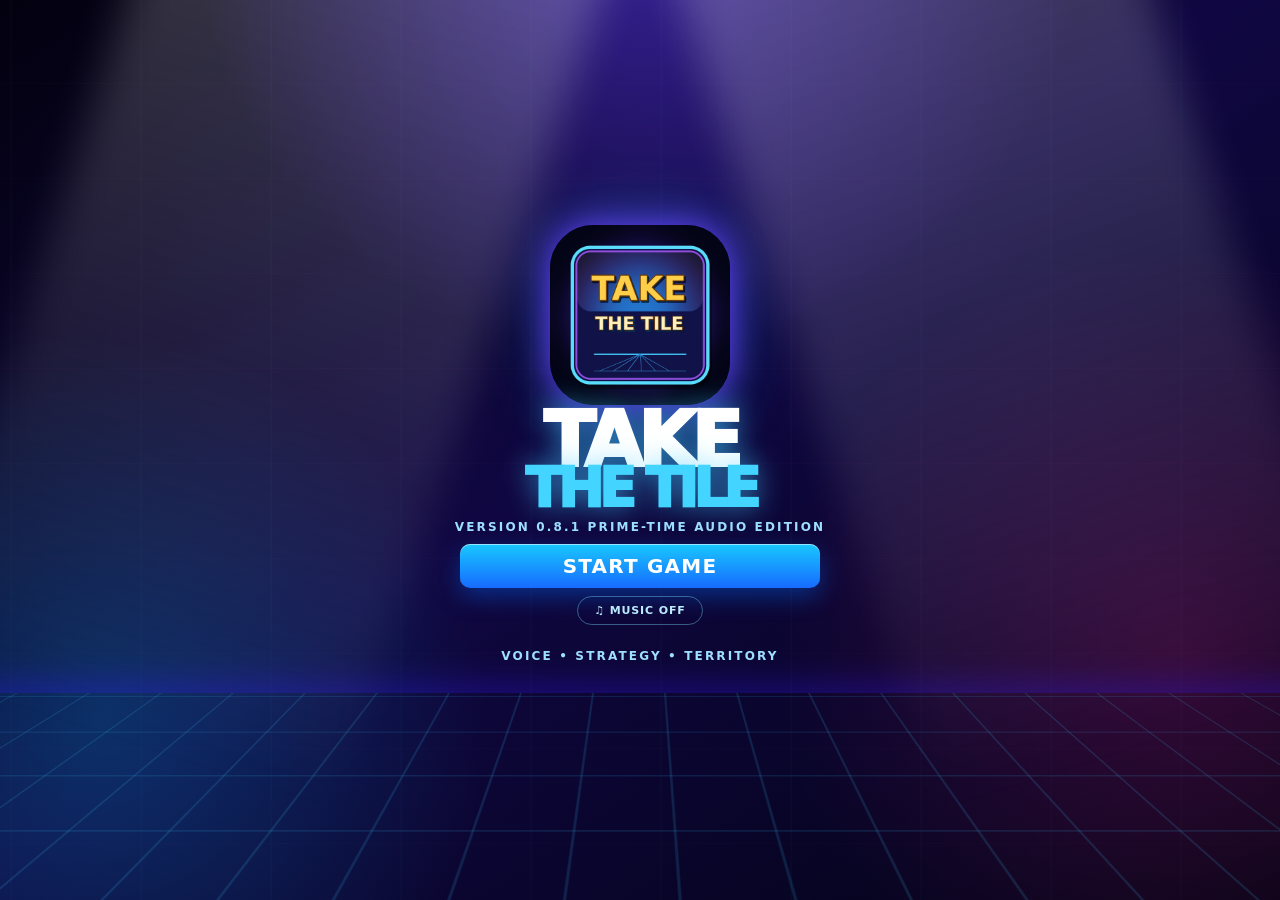
<file: index.html>
<!doctype html>
<html lang="en">
<head>
<meta charset="utf-8"><meta name="viewport" content="width=device-width,initial-scale=1,viewport-fit=cover,user-scalable=no">
<meta name="theme-color" content="#09062b"><meta name="apple-mobile-web-app-capable" content="yes"><meta name="apple-mobile-web-app-status-bar-style" content="black-translucent"><meta name="apple-mobile-web-app-title" content="Take the Tile"><link rel="apple-touch-icon" href="assets/icons/apple-touch-icon.png"><link rel="icon" type="image/png" sizes="32x32" href="assets/icons/favicon-32.png">
<title>Take the Tile</title><link rel="manifest" href="manifest.webmanifest"><link rel="stylesheet" href="styles.css">
</head>
<body><main id="app">
<section id="splash" class="screen active studio-screen centre"><div class="spotlights"></div><img class="splash-logo" src="assets/icons/icon-512.png" alt="Take the Tile logo"><div class="logo">TAKE<span>THE TILE</span></div><div class="version">VERSION 0.8.1 PRIME-TIME AUDIO EDITION</div><button id="enterBtn" class="primary hero-btn">START GAME</button><button id="musicToggle" class="music-toggle">♫ MUSIC OFF</button><p class="tagline">VOICE • STRATEGY • TERRITORY</p></section>
<section id="hostIntro" class="screen studio-screen host-screen"><div class="host-stage"><div class="host-avatar"><img src="assets/host/max-sterling.webp" alt="Max Sterling, host"></div><div class="host-copy"><p class="eyebrow">YOUR HOST</p><h1>MAX STERLING</h1><p id="hostLine">Welcome to Take the Tile — where knowledge wins territory.</p><button id="hostContinue" class="primary">LET'S PLAY</button></div></div></section>
<section id="mode" class="screen studio-screen"><header class="topbar"><button class="back" data-back="splash">‹</button><h1>Choose Players</h1></header><p class="step-copy">Play solo practice or a full Floor game with up to 20 players.</p><div class="mode-grid" id="modeGrid"></div></section>
<section id="players" class="screen studio-screen"><header class="topbar"><button class="back" data-back="mode">‹</button><h1>Players</h1></header><p class="step-copy">Enter a name and choose a colour for every player.</p><div id="playerForm" class="player-form"></div><button id="toCategoriesBtn" class="primary">CHOOSE CATEGORIES</button></section>
<section id="categories" class="screen studio-screen"><header class="topbar"><button class="back" data-back="players">‹</button><h1>Category Draft</h1></header><div class="draft-banner"><span id="draftPlayer">PLAYER 1</span><strong>Choose your category</strong></div><div id="genreTabs" class="genre-tabs"></div><div id="categoryGrid" class="category-grid"></div><div class="category-pager"><button id="categoryPrev" class="secondary">‹ PREVIOUS</button><button id="randomCategoryBtn" class="random-category">★ RANDOM CATEGORY</button><span id="categoryPage">PAGE 1</span><button id="categoryNext" class="secondary">NEXT ›</button></div><p class="catalog-note"><strong><span id="catalogCount">Expanded catalogue</span> playable categories installed.</strong> READY categories contain complete image, word, question or calculation packs.</p></section>
<section id="randomizer" class="screen studio-screen centre"><p class="eyebrow">MAX STERLING ACTIVATES</p><h1 class="randomizer-title">THE RANDOMIZER</h1><div class="random-orbit"><div id="randomName" class="random-name">PLAYER 1</div></div><p id="randomCopy">Selecting the next challenger…</p></section>
<section id="board" class="screen studio-screen"><header class="board-header"><div><span>CHALLENGER</span><strong id="challengerName">PLAYER 1</strong></div><button id="boardQuit" class="icon-btn">×</button></header><p id="boardInstruction" class="board-instruction">Touch an opponent territory that shares an edge with yours.</p><div id="floorBoard" class="floor-board"></div><div id="boardLegend" class="board-legend"></div></section>
<section id="hostDecision" class="screen studio-screen host-screen"><div class="host-stage"><div class="host-avatar"><img src="assets/host/max-sterling.webp" alt="Max Sterling, host"></div><div class="host-copy"><p class="eyebrow">MAX STERLING</p><h1 id="decisionWinner">WINNER</h1><p>You control the floor. Challenge another neighbouring opponent, or return to the floor and activate the Randomizer.</p><div class="decision-buttons"><button id="stayBtn" class="primary">STAY & PLAY</button><button id="returnBtn" class="secondary">RETURN TO FLOOR</button></div></div></div></section>
<section id="briefing" class="screen studio-screen centre round-briefing">
  <div class="briefing-lights"></div>
  <p class="eyebrow">MAX STERLING PRESENTS</p>
  <div class="briefing-matchup"><span id="briefChallenger">CHALLENGER</span><b>VS</b><span id="briefDefender">DEFENDER</span></div>
  <p class="briefing-kicker">THE CATEGORY IS</p>
  <h1 id="briefCategory">CATEGORY</h1>
  <div class="briefing-rule-card">
    <span class="briefing-icon" id="briefIcon">?</span>
    <div><small>YOUR TASK</small><strong id="briefInstruction">IDENTIFY EACH PROMPT</strong><p id="briefDetail">Say the answer aloud. Correct answers hand control to your opponent.</p></div>
  </div>
  <p class="briefing-clock-note">45 SECONDS EACH • PASS COSTS 3 SECONDS • UNLIMITED GUESSES</p>
  <button id="briefContinue" class="primary briefing-start">ENTER THE DUEL</button>
</section>
<section id="duel" class="screen studio-screen"><header class="duel-header"><div class="category-label"><span>CATEGORY</span><strong id="duelCategory"></strong></div><button id="quitDuel" class="icon-btn">×</button></header><div class="clocks"><div id="player0" class="player-panel active-player"><span id="name0"></span><strong id="clock0">45</strong></div><div id="player1" class="player-panel"><span id="name1"></span><strong id="clock1">45</strong></div></div><section class="prompt-stage"><div id="turnBanner" class="turn-banner"></div><div id="promptCard" class="prompt-card face-down"><div id="promptVisual"><div class="card-back-mark">?</div></div></div><div id="passOverlay" class="pass-overlay hidden"><strong>PASS</strong><span>−3 SECONDS</span></div></section><section class="voice-card"><div class="voice-row"><div id="micDot" class="mic-dot"></div><strong id="voiceStatus">Tap BEGIN to activate voice</strong></div><div class="heard-label">VOICE PROMPT YOU SAID</div><div id="heardText" class="heard-text">Your answer will appear here</div></section><div class="controls"><button id="beginBtn" class="primary">BEGIN</button><button id="passBtn" class="pass-btn" disabled>PASS</button><button id="manualCorrectBtn" class="secondary" disabled>CORRECT</button></div></section>
<section id="result" class="screen studio-screen centre"><p class="eyebrow">DUEL COMPLETE</p><div class="winner-burst">WINNER</div><h1 id="winnerName"></h1><p id="resultCopy"></p><button id="continueBoardBtn" class="primary">CONTINUE</button></section>
<section id="champion" class="screen studio-screen centre"><p class="eyebrow">THE FLOOR IS YOURS</p><div class="trophy">★</div><h1 id="championName"></h1><p>has taken every tile.</p><button id="newGameBtn" class="primary">NEW GAME</button></section>
</main><script src="game.js"></script></body></html>
</file>
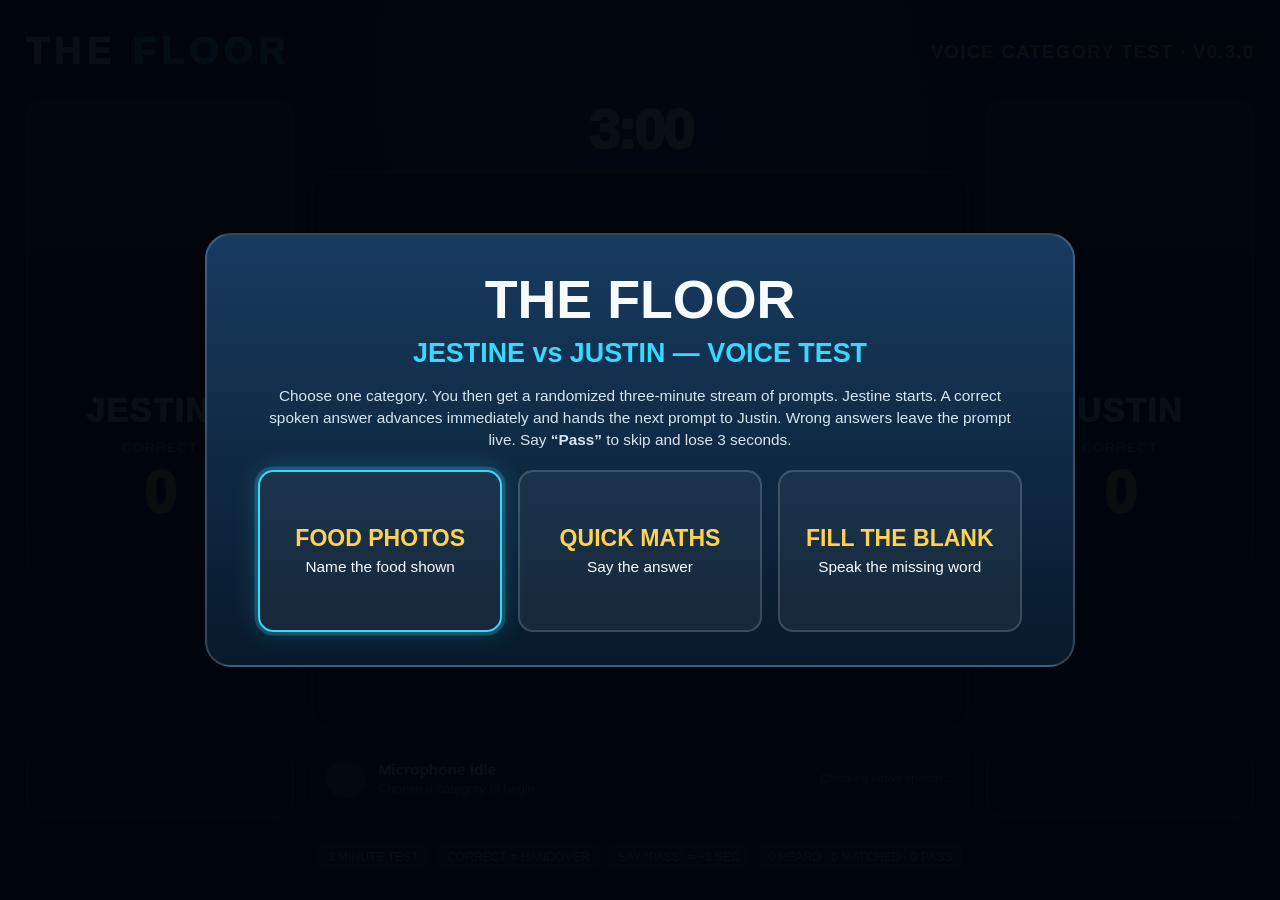
<file: voice-test.html>
<!doctype html>
<html lang="en">
<head>
<meta charset="utf-8">
<meta name="viewport" content="width=device-width,initial-scale=1,maximum-scale=1,user-scalable=no">
<title>The Floor TV — Voice Category Test</title>
<style>
:root{--cyan:#39d9ff;--gold:#ffd34f;--red:#ff4b6d;--green:#52eca0;--white:#f7fbff;--muted:#92a9be}
*{box-sizing:border-box}html,body{margin:0;width:100%;height:100%;overflow:hidden;background:radial-gradient(circle at 50% 8%,#1b4776 0,#081726 42%,#020711 78%);color:var(--white);font-family:Arial,Helvetica,sans-serif}
body:before{content:"";position:fixed;inset:-25%;background:conic-gradient(from 25deg,transparent,rgba(57,217,255,.05),transparent 18%,rgba(255,211,79,.04),transparent 42%);animation:spin 28s linear infinite;pointer-events:none}
#app{width:100vw;height:100vh;padding:1.8vh 2vw;display:flex;flex-direction:column;gap:1.2vh}
header{height:8vh;display:flex;align-items:center;justify-content:space-between;border-bottom:1px solid rgba(255,255,255,.15)}
.brand{font-size:2.9vw;font-weight:1000;letter-spacing:.15em}.brand span{color:var(--cyan)}
.category{font-size:1.45vw;font-weight:900;color:var(--gold);letter-spacing:.07em;text-transform:uppercase}
.arena{flex:1;min-height:0;display:grid;grid-template-columns:1fr 2.45fr 1fr;gap:1.3vw}
.player{position:relative;display:flex;flex-direction:column;align-items:center;justify-content:center;border-radius:1.5vw;border:2px solid rgba(255,255,255,.15);background:linear-gradient(180deg,rgba(18,50,82,.96),rgba(5,16,30,.98));transition:.18s;overflow:hidden}
.player.active{border-color:var(--cyan);box-shadow:0 0 0 .25vw rgba(57,217,255,.16),0 0 3vw rgba(57,217,255,.22),inset 0 0 5vw rgba(57,217,255,.1);transform:scale(1.012)}
.player.active:before{content:"YOUR TURN";position:absolute;top:1.3vh;padding:.5vh .85vw;border-radius:999px;background:var(--cyan);color:#06131e;font-size:.95vw;font-weight:1000;letter-spacing:.12em}
.name{font-size:2.55vw;font-weight:1000;text-transform:uppercase;letter-spacing:.05em}.rightCount{font-size:1.05vw;color:var(--muted);margin-top:1.1vh;text-transform:uppercase;letter-spacing:.1em}.score{font-size:4.6vw;font-weight:1000;color:var(--gold);margin-top:.4vh}
.center{min-width:0;display:flex;flex-direction:column;gap:1vh}.timerRow{height:7vh;display:flex;align-items:center;justify-content:center}.masterTimer{font-size:4.4vw;font-weight:1000;line-height:1;font-variant-numeric:tabular-nums;letter-spacing:-.04em}.masterTimer.danger{color:var(--red);animation:pulse .48s alternate infinite}
.stage{flex:1;min-height:0;position:relative;display:flex;align-items:center;justify-content:center;border-radius:1.5vw;border:2px solid rgba(255,255,255,.2);overflow:hidden;background:#02070d}.stage img{width:100%;height:100%;object-fit:contain;background:#fff}.prompt{width:100%;height:100%;display:flex;align-items:center;justify-content:center;text-align:center;padding:4vw;background:radial-gradient(circle,#173b61,#07131f 74%);font-size:6vw;line-height:1.08;font-weight:1000;letter-spacing:-.03em}.prompt.fill{font-size:4.2vw;line-height:1.25}.blank{color:var(--gold);letter-spacing:.08em}.cover{position:absolute;inset:0;display:flex;align-items:center;justify-content:center;text-align:center;padding:3vw;background:radial-gradient(circle,#19456f,#071421 72%);font-size:3.8vw;font-weight:1000;letter-spacing:.05em;z-index:4}
.flash{position:absolute;inset:0;z-index:8;display:flex;align-items:center;justify-content:center;opacity:0;pointer-events:none;font-size:5vw;font-weight:1000;letter-spacing:.07em}.flash.show{animation:flash .42s ease}.correct{background:rgba(25,214,122,.91)}.pass{background:rgba(255,170,25,.91)}.handoff{background:rgba(29,111,218,.90)}
.countdown{position:absolute;inset:0;z-index:10;display:none;align-items:center;justify-content:center;background:rgba(2,8,15,.92);font-size:14vw;font-weight:1000;color:var(--gold)}
.voicebar{height:9vh;display:grid;grid-template-columns:auto 1fr auto;align-items:center;gap:1vw;padding:1vh 1.1vw;border-radius:1vw;border:1px solid rgba(255,255,255,.15);background:rgba(4,17,31,.97)}.mic{width:3.1vw;height:3.1vw;border-radius:50%;background:#405264}.mic.live{background:var(--green);box-shadow:0 0 1.5vw rgba(82,236,160,.75);animation:pulse .5s alternate infinite}.mic.error{background:var(--red)}.listen{font-size:1.2vw;font-weight:900}.heard{font-size:1vw;color:var(--muted);margin-top:.3vh;white-space:nowrap;overflow:hidden;text-overflow:ellipsis}.native{font-size:.9vw;color:var(--muted);text-align:right;line-height:1.35}
footer{height:6vh;display:flex;align-items:center;justify-content:center;gap:.75vw;color:#cedce8;font-size:.95vw}.pill{padding:.5vh .65vw;border:1px solid rgba(255,255,255,.14);border-radius:.55vw;background:rgba(255,255,255,.05)}
#overlay{position:fixed;inset:0;z-index:30;display:flex;align-items:center;justify-content:center;background:rgba(0,5,12,.96)}#overlay[hidden]{display:none!important}.card{width:68vw;padding:3.7vh 4vw;text-align:center;border:2px solid rgba(255,255,255,.18);border-radius:2vw;background:linear-gradient(180deg,#173b60,#08192a)}.card h1{font-size:4.2vw;margin:0}.card h2{font-size:2.1vw;color:var(--cyan);margin:.8vh 0 1.8vh}.card p{font-size:1.2vw;line-height:1.45;color:#d8e5ef;margin:1vh auto 2vh}.choices{display:grid;grid-template-columns:repeat(3,1fr);gap:1.2vw;margin-top:2vh}.choice{min-height:18vh;border:2px solid rgba(255,255,255,.16);border-radius:1.2vw;padding:2vh 1vw;background:rgba(255,255,255,.055);color:var(--white);font-size:1.2vw;display:flex;flex-direction:column;align-items:center;justify-content:center;gap:.6vh}.choice strong{font-size:1.8vw;color:var(--gold)}.choice:focus{outline:none;border-color:var(--cyan);box-shadow:0 0 0 .28vw rgba(57,217,255,.22),0 0 2vw rgba(57,217,255,.22)}.winner{font-size:4.4vw;color:var(--gold);font-weight:1000;margin:1vh 0}.results{display:flex;justify-content:center;gap:2vw;margin:2vh 0;font-size:1.45vw;font-weight:900}.results span{padding:1.2vh 1.2vw;border-radius:.8vw;background:rgba(255,255,255,.07)}
button{font:inherit;cursor:pointer}
@keyframes pulse{from{transform:scale(.95)}to{transform:scale(1.05)}}@keyframes flash{0%{opacity:0}18%{opacity:1}75%{opacity:1}100%{opacity:0}}@keyframes spin{to{transform:rotate(360deg)}}
</style>
</head>
<body>
<div id="app">
<header><div class="brand">THE <span>FLOOR</span></div><div id="categoryLabel" class="category">Voice Category Test · v0.3.0</div></header>
<div class="arena">
<section id="p0" class="player"><div class="name">Jestine</div><div class="rightCount">Correct</div><div id="s0" class="score">0</div></section>
<main class="center">
<div class="timerRow"><div id="timer" class="masterTimer">3:00</div></div>
<div class="stage"><div id="cover" class="cover">CHOOSE A CATEGORY</div><img id="clueImage" alt="Food clue" hidden><div id="textPrompt" class="prompt" hidden></div><div id="countdown" class="countdown">3</div><div id="correctFlash" class="flash correct">CORRECT</div><div id="passFlash" class="flash pass">PASS −3</div><div id="handoffFlash" class="flash handoff">JUSTIN'S TURN</div></div>
<div class="voicebar"><div id="mic" class="mic"></div><div><div id="voice" class="listen">Microphone idle</div><div id="heard" class="heard">Choose a category to begin.</div></div><div id="native" class="native">Checking native speech…</div></div>
</main>
<section id="p1" class="player"><div class="name">Justin</div><div class="rightCount">Correct</div><div id="s1" class="score">0</div></section>
</div>
<footer><span class="pill">3 MINUTE TEST</span><span class="pill">CORRECT = HANDOVER</span><span class="pill">SAY “PASS” = −3 SEC</span><span id="diag" class="pill">0 HEARD · 0 MATCHED · 0 PASS</span></footer>
</div>
<div id="overlay"><div class="card"><h1>THE FLOOR</h1><h2>JESTINE vs JUSTIN — VOICE TEST</h2><p>Choose one category. You then get a randomized three-minute stream of prompts. Jestine starts. A correct spoken answer advances immediately and hands the next prompt to Justin. Wrong answers leave the prompt live. Say <b>“Pass”</b> to skip and lose 3 seconds.</p><div class="choices"><button class="choice" data-mode="food" autofocus><strong>FOOD PHOTOS</strong><span>Name the food shown</span></button><button class="choice" data-mode="math"><strong>QUICK MATHS</strong><span>Say the answer</span></button><button class="choice" data-mode="fill"><strong>FILL THE BLANK</strong><span>Speak the missing word</span></button></div></div></div>
<script>
(()=>{
'use strict';
const FOOD=[
['assets/food/pizza.jpg',['pizza']],['assets/food/chicken-wings.jpg',['chicken wings','wings']],['assets/food/grapes.jpg',['grapes','grape']],['assets/food/cheese.jpg',['cheese']],['assets/food/sushi.jpg',['sushi']],['assets/food/steak.jpg',['steak']],['assets/food/burger.jpg',['burger','hamburger','cheeseburger']],['assets/food/croissant.jpg',['croissant']],['assets/food/mushroom.jpg',['mushroom','mushrooms']],['assets/food/sandwich.jpg',['sandwich']],['assets/food/eggs.jpg',['eggs','egg']],['assets/food/french-fries.jpg',['french fries','fries','chips']],['assets/food/avocado.jpg',['avocado']],['assets/food/banana.jpg',['banana']],['assets/food/pineapple.jpg',['pineapple']],['assets/food/coconut.jpg',['coconut']],['assets/food/tomato.jpg',['tomato','tomatoes']],['assets/food/onion.jpg',['onion','onions']],['assets/food/potato.jpg',['potato','potatoes']],['assets/food/baguette.jpg',['baguette','french bread']],['assets/food/orange.jpg',['orange','oranges']],['assets/food/kiwi.jpg',['kiwi','kiwi fruit']],['assets/food/pear.jpg',['pear']],['assets/food/bell-pepper.jpg',['bell pepper','capsicum','pepper']],['assets/food/black-olives.jpg',['black olives','olives']],['assets/food/bread.jpg',['bread']],['assets/food/coffee-beans.jpg',['coffee beans','coffee']],['assets/food/croissants.jpg',['croissants','croissant']],['assets/food/mussels.jpg',['mussels','mussel']],['assets/food/lime.jpg',['lime','limes']]
];
const MATH=[
['2 + 3',['5','five']],['4 + 5',['9','nine']],['7 + 2',['9','nine']],['6 + 6',['12','twelve']],['8 + 4',['12','twelve']],['10 + 5',['15','fifteen']],['9 + 8',['17','seventeen']],['12 + 6',['18','eighteen']],['15 + 5',['20','twenty']],['11 + 9',['20','twenty']],
['9 − 3',['6','six']],['14 − 5',['9','nine']],['18 − 7',['11','eleven']],['20 − 8',['12','twelve']],['16 − 9',['7','seven']],['25 − 10',['15','fifteen']],['30 − 12',['18','eighteen']],['22 − 4',['18','eighteen']],['19 − 6',['13','thirteen']],['17 − 8',['9','nine']],
['2 × 3',['6','six']],['4 × 2',['8','eight']],['5 × 3',['15','fifteen']],['6 × 4',['24','twenty four','twenty-four']],['7 × 2',['14','fourteen']],['8 × 3',['24','twenty four','twenty-four']],['9 × 2',['18','eighteen']],['10 × 4',['40','forty']],['5 × 5',['25','twenty five','twenty-five']],['3 × 7',['21','twenty one','twenty-one']],
['12 ÷ 3',['4','four']],['20 ÷ 5',['4','four']],['18 ÷ 6',['3','three']],['16 ÷ 4',['4','four']],['21 ÷ 7',['3','three']],['24 ÷ 6',['4','four']]
];
const FILL=[
['The sky is ____.',['blue']],['Grass is usually ____.',['green']],['The opposite of hot is ____.',['cold']],['The opposite of up is ____.',['down']],['The opposite of left is ____.',['right']],['A dog says ____.',['woof','bark']],['A cat says ____.',['meow']],['We sleep in a ____.',['bed']],['You wear shoes on your ____.',['feet','foot']],['You wear a hat on your ____.',['head']],
['A week has seven ____.',['days','day']],['A year has twelve ____.',['months','month']],['Water freezes into ____.',['ice']],['The sun rises in the ____.',['east']],['The sun sets in the ____.',['west']],['An apple is a type of ____.',['fruit']],['A carrot is a type of ____.',['vegetable']],['A baby dog is a ____.',['puppy']],['A baby cat is a ____.',['kitten']],['A group of fish is a ____.',['school']],
['Ready, set, ____.',['go']],['Salt and ____.',['pepper']],['Black and ____.',['white']],['Rock, paper, ____.',['scissors']],['Up and ____.',['down']],['Day and ____.',['night']],['Knife and ____.',['fork']],['Bacon and ____.',['eggs','egg']],['Fish and ____.',['chips']],['Bread and ____.',['butter']],
['Twinkle, twinkle, little ____.',['star']],['Happy birthday to ____.',['you']],['Once upon a ____.',['time']],['Mirror, mirror on the ____.',['wall']],['The wheels on the bus go round and ____.',['round']],['Old MacDonald had a ____.',['farm']],['Humpty Dumpty sat on a ____.',['wall']],['Row, row, row your ____.',['boat']],['Jack and Jill went up the ____.',['hill']],['London Bridge is falling ____.',['down']]
];
const $=s=>document.querySelector(s);let mode='',queue=[],index=0,active=0,scores=[0,0],remaining=180,running=false,last=0,raf=0,locked=false,restartTimer=0,recognizer=null,audio=null,heardCount=0,matchedCount=0,passCount=0,started=false;
const norm=s=>String(s||'').toLowerCase().replace(/[^a-z0-9 ]/g,' ').replace(/\s+/g,' ').trim();
const nativeBridge=()=>window.AndroidVoice&&typeof window.AndroidVoice.startListening==='function';
function shuffle(a){a=a.slice();for(let i=a.length-1;i>0;i--){const j=Math.floor(Math.random()*(i+1));[a[i],a[j]]=[a[j],a[i]]}return a}
function tone(freq,dur=.08,type='sine',gain=.11){try{audio=audio||new (window.AudioContext||window.webkitAudioContext)();const o=audio.createOscillator(),g=audio.createGain();o.type=type;o.frequency.value=freq;g.gain.value=gain;o.connect(g);g.connect(audio.destination);o.start();g.gain.exponentialRampToValueAtTime(.001,audio.currentTime+dur);o.stop(audio.currentTime+dur)}catch(e){}}
function sfx(k){if(k==='correct'){tone(780,.08,'square');setTimeout(()=>tone(1050,.11,'square'),80)}else if(k==='pass')tone(220,.17,'sawtooth');else if(k==='tick')tone(440,.07,'square',.08);else if(k==='go')tone(900,.16,'square',.13);else if(k==='win')[523,659,784,1047].forEach((f,i)=>setTimeout(()=>tone(f,.18,'square',.09),i*120))}
function setVoice(msg,state=''){ $('#voice').textContent=msg;$('#mic').className='mic '+state }
function diag(){$('#diag').textContent=`${heardCount} HEARD · ${matchedCount} MATCHED · ${passCount} PASS`;$('#s0').textContent=scores[0];$('#s1').textContent=scores[1]}
function timerText(){const n=Math.max(0,Math.ceil(remaining));return `${Math.floor(n/60)}:${String(n%60).padStart(2,'0')}`}
function render(){for(let i=0;i<2;i++)$('#p'+i).classList.toggle('active',running&&i===active);$('#timer').textContent=timerText();$('#timer').classList.toggle('danger',remaining<=30);diag();if(!running)return;const q=queue[index%queue.length];if(mode==='food'){$('#clueImage').hidden=false;$('#textPrompt').hidden=true;$('#clueImage').src=q[0]}else{$('#clueImage').hidden=true;$('#textPrompt').hidden=false;$('#textPrompt').classList.toggle('fill',mode==='fill');$('#textPrompt').innerHTML=mode==='fill'?q[0].replace('____','<span class="blank">____</span>'):q[0]}}
function flash(id,text){const e=$(id);if(text)e.textContent=text;e.classList.remove('show');void e.offsetWidth;e.classList.add('show')}
function scheduleVoice(ms=330){clearTimeout(restartTimer);if(running&&!locked)restartTimer=setTimeout(requestVoice,ms)}
function requestVoice(){if(!running||locked)return;if(nativeBridge()){setVoice(`Listening — ${active===0?'Jestine':'Justin'}…`,'live');$('#native').innerHTML='Native Android speech<br>Remote mic active';try{window.AndroidVoice.startListening()}catch(e){setVoice('Mic reconnecting…','error');scheduleVoice(650)}}else startBrowserVoice()}
function stopVoice(){clearTimeout(restartTimer);if(nativeBridge()){try{window.AndroidVoice.stopListening()}catch(e){}}else if(recognizer){try{recognizer.abort()}catch(e){}}$('#mic').className='mic'}
function startBrowserVoice(){const SR=window.SpeechRecognition||window.webkitSpeechRecognition;if(!SR){setVoice('Speech unavailable','error');return}if(!recognizer){recognizer=new SR();recognizer.lang='en-AU';recognizer.interimResults=true;recognizer.continuous=false;recognizer.maxAlternatives=5;recognizer.onresult=e=>{let a=[];for(let i=e.resultIndex;i<e.results.length;i++)for(let j=0;j<e.results[i].length;j++)a.push(e.results[i][j].transcript);receiveSpeech(a,!e.results[e.results.length-1].isFinal)};recognizer.onend=()=>scheduleVoice(330);recognizer.onerror=()=>scheduleVoice(550)}try{recognizer.start();setVoice('Listening…','live')}catch(e){scheduleVoice(500)}}
function matches(alts,answers){const A=answers.map(norm);return alts.map(norm).some(t=>A.some(a=>t===a||(a.length>=3&&t.includes(a))))}
function receiveSpeech(alts,isPartial=false){if(!running||locked||!alts||!alts.length)return;const clean=alts.map(norm).filter(Boolean);if(!clean.length)return;$('#heard').textContent='HEARD: '+alts[0];if(!isPartial){heardCount++;diag()}if(clean.some(t=>t==='pass'||t.endsWith(' pass'))){doPass();return}if(matches(clean,queue[index%queue.length][1])){correct();return}if(!isPartial){setVoice('Not matched — keep talking','live');scheduleVoice(340)}}
window.floorNativeSpeech={onReady(){ $('#native').innerHTML='Native Android speech ready<br>Waiting to start' },onPermission(granted){$('#native').innerHTML=granted?'Mic permission granted<br>Native speech ready':'Mic permission required';if(granted)scheduleVoice(280);else setVoice('Allow microphone permission','error')},onPartial(r){receiveSpeech(r,true)},onResults(r){receiveSpeech(r,false)},onError(code,message){if(!running)return;$('#heard').textContent='MIC: '+message;if(code===9||code===99){setVoice(message,'error');return}if(code===8){setVoice('Mic busy — reconnecting…','live');scheduleVoice(750);return}if(code===6||code===7){setVoice('Listening…','live');scheduleVoice(340);return}setVoice('Reconnecting microphone…','live');scheduleVoice(520)}};
function correct(){if(locked||!running)return;locked=true;stopVoice();scores[active]++;matchedCount++;sfx('correct');flash('#correctFlash');const next=1-active;setTimeout(()=>{index++;if(index>=queue.length)queue=shuffle(mode==='food'?FOOD:mode==='math'?MATH:FILL),index=0;active=next;flash('#handoffFlash',`${active===0?'JESTINE':'JUSTIN'}'S TURN`);locked=false;render();scheduleVoice(290)},430)}
function doPass(){if(locked||!running)return;locked=true;stopVoice();passCount++;remaining=Math.max(0,remaining-3);sfx('pass');flash('#passFlash');if(remaining<=0){finish();return}index++;if(index>=queue.length)queue=shuffle(mode==='food'?FOOD:mode==='math'?MATH:FILL),index=0;render();setVoice('Pass — 3 seconds deducted');setTimeout(()=>{locked=false;scheduleVoice(300)},400)}
function tick(t){if(!running)return;if(!last)last=t;const dt=Math.min(.1,(t-last)/1000);last=t;remaining-=dt;if(remaining<=0){remaining=0;render();finish();return}render();raf=requestAnimationFrame(tick)}
async function preloadFood(){await Promise.all(FOOD.map(([src])=>new Promise(r=>{const im=new Image();im.onload=im.onerror=r;im.src=src})))}
async function countdown(){const cd=$('#countdown');cd.style.display='flex';for(const n of ['3','2','1']){cd.textContent=n;sfx('tick');await new Promise(r=>setTimeout(r,700))}cd.textContent='GO!';sfx('go');await new Promise(r=>setTimeout(r,430));cd.style.display='none'}
async function start(selected){if(started)return;started=true;mode=selected;audio=audio||new (window.AudioContext||window.webkitAudioContext)();if(mode==='food')await preloadFood();queue=shuffle(mode==='food'?FOOD:mode==='math'?MATH:FILL);index=0;active=0;scores=[0,0];remaining=180;heardCount=matchedCount=passCount=0;last=0;locked=true;$('#overlay').hidden=true;$('#cover').hidden=false;$('#cover').innerHTML=`CATEGORY<br><span style="color:#ffd34f">${mode==='food'?'FOOD PHOTOS':mode==='math'?'QUICK MATHS':'FILL THE BLANK'}</span>`;$('#categoryLabel').textContent=`Jestine vs Justin · ${mode==='food'?'Food Photos':mode==='math'?'Quick Maths':'Fill the Blank'} · v0.3.0`;$('#heard').textContent='Get ready…';render();await new Promise(r=>setTimeout(r,900));await countdown();$('#cover').hidden=true;running=true;locked=false;last=0;render();$('#heard').textContent=mode==='food'?'Name the food shown.':mode==='math'?'Say the answer to the equation.':'Say the missing word.';if(nativeBridge()){try{window.AndroidVoice.prepare()}catch(e){}scheduleVoice(280)}else requestVoice();raf=requestAnimationFrame(tick)}
function finish(){if(!running&&remaining>0)return;running=false;locked=true;cancelAnimationFrame(raf);stopVoice();sfx('win');render();const result=scores[0]===scores[1]?'TIE TEST':scores[0]>scores[1]?'JESTINE AHEAD':'JUSTIN AHEAD';$('#overlay').hidden=false;$('#overlay').innerHTML=`<div class="card"><h2>3-MINUTE TEST COMPLETE</h2><div class="winner">${result}</div><div class="results"><span>JESTINE ${scores[0]}</span><span>JUSTIN ${scores[1]}</span></div><p>${heardCount} final speech results heard · ${matchedCount} correct matches · ${passCount} passes</p><div class="choices"><button class="choice" data-restart="food"><strong>FOOD PHOTOS</strong><span>Run another test</span></button><button class="choice" data-restart="math"><strong>QUICK MATHS</strong><span>Run another test</span></button><button class="choice" data-restart="fill"><strong>FILL THE BLANK</strong><span>Run another test</span></button></div></div>`;document.querySelectorAll('[data-restart]').forEach(b=>b.addEventListener('click',()=>{location.href=location.pathname+'?mode='+b.dataset.restart+'&v=0.3.0'}));document.querySelector('[data-restart]').focus()}
document.querySelectorAll('[data-mode]').forEach(b=>b.addEventListener('click',()=>start(b.dataset.mode)));
window.addEventListener('load',()=>{const m=new URLSearchParams(location.search).get('mode');if(['food','math','fill'].includes(m))setTimeout(()=>start(m),250)});
render();document.querySelector('[data-mode]').focus();
})();
</script>
</body>
</html>
</file>
<file: styles.css>
:root{font-family:Inter,system-ui,-apple-system,sans-serif;color:#fff;background:#020515}*{box-sizing:border-box}body{margin:0;min-height:100vh;background:#020515}.screen{display:none;min-height:100vh;padding:calc(18px + env(safe-area-inset-top)) 18px calc(22px + env(safe-area-inset-bottom));overflow:auto}.screen.active{display:block}.centre{text-align:center;align-content:center}.studio-screen{position:relative;background:radial-gradient(circle at 50% 18%,rgba(67,92,255,.35),transparent 30%),linear-gradient(135deg,#020415 0%,#11104a 46%,#03051b 100%);isolation:isolate}.studio-screen:before{content:"";position:fixed;inset:0;pointer-events:none;z-index:-1;background:linear-gradient(90deg,transparent 0 8%,rgba(36,213,255,.08) 8.4%,transparent 9%),linear-gradient(0deg,transparent 0 12%,rgba(255,54,144,.07) 12.4%,transparent 13%);background-size:130px 100%,100% 95px;perspective:700px}.spotlights{position:absolute;inset:0;overflow:hidden;pointer-events:none}.spotlights:before,.spotlights:after{content:"";position:absolute;top:-25%;width:35%;height:110%;background:linear-gradient(rgba(255,255,255,.25),transparent);filter:blur(20px);transform:rotate(18deg)}.spotlights:before{left:4%}.spotlights:after{right:4%;transform:rotate(-18deg)}button{font:inherit;color:inherit;border:0;cursor:pointer}.primary,.secondary,.pass-btn{min-height:52px;border-radius:14px;font-weight:900;letter-spacing:.06em;padding:13px 20px}.primary{background:linear-gradient(180deg,#19c8ff,#176bff);box-shadow:0 8px 24px #006dff66,inset 0 1px #fff8}.secondary{background:#fff1;border:1px solid #ffffff55}.pass-btn{background:linear-gradient(#ff557e,#bd174c)}button:disabled{opacity:.4}.logo{font-size:clamp(52px,14vw,105px);font-weight:1000;line-height:.73;letter-spacing:-.07em;text-shadow:0 0 28px #42caffaa}.logo span{display:block;color:#43d4ff;font-size:.73em}.version,.tagline,.eyebrow{font-weight:800;letter-spacing:.18em;font-size:12px;color:#9edfff}.version{margin:30px 0 14px}.hero-btn{width:min(360px,90%);font-size:20px}.tagline{margin-top:24px}.topbar,.board-header,.duel-header{display:flex;align-items:center;justify-content:space-between;gap:12px}.topbar h1{margin:0 auto}.back,.icon-btn{width:44px;height:44px;border-radius:50%;background:#ffffff14;font-size:30px}.step-copy,.board-instruction,.catalog-note{color:#cbd5ff;text-align:center}.mode-grid{display:grid;grid-template-columns:repeat(auto-fit,minmax(105px,1fr));gap:12px;max-width:780px;margin:24px auto}.mode-card{min-height:94px;border-radius:18px;background:linear-gradient(145deg,#283ea4,#10183f);box-shadow:inset 2px 2px #ffffff24,0 12px 20px #0008;font-weight:900}.mode-card strong{font-size:28px;display:block}.player-form{display:grid;grid-template-columns:repeat(auto-fit,minmax(220px,1fr));gap:12px;max-width:980px;margin:20px auto}.player-entry{display:flex;align-items:center;gap:10px;background:#ffffff12;padding:10px;border-radius:14px}.player-entry input{flex:1;min-width:0;background:#090e31;border:1px solid #ffffff33;color:#fff;padding:12px;border-radius:10px;font-weight:800}.player-swatch{width:42px;height:42px;border-radius:12px}.draft-banner{text-align:center;padding:12px}.draft-banner span{display:block;color:#7edfff;font-weight:900}.genre-tabs{display:flex;gap:8px;overflow:auto;padding:8px 0}.genre-tab{white-space:nowrap;border-radius:999px;background:#ffffff12;padding:10px 14px}.genre-tab.active{background:#217cff}.category-grid{display:grid;grid-template-columns:repeat(auto-fill,minmax(150px,1fr));gap:10px;max-width:1100px;margin:auto}.category{min-height:88px;border-radius:15px;text-align:left;padding:12px;background:#10183e;border:1px solid #ffffff1f}.category.ready{background:linear-gradient(145deg,#1a347a,#11204f);box-shadow:0 7px 18px #0007}.category.locked{opacity:.48}.category small{display:block;color:#9db1e7;margin-top:7px}.randomizer-title{font-size:clamp(36px,9vw,70px);margin:4px}.random-orbit{margin:35px auto;width:min(82vw,420px);aspect-ratio:1;border-radius:50%;padding:15%;display:grid;place-items:center;background:conic-gradient(#24cfff,#5d35ff,#ff278e,#ffc21c,#24cfff);box-shadow:0 0 60px #26b8ff99;animation:spin 1.4s linear infinite}.random-name{background:#070b2e;border-radius:50%;width:100%;height:100%;display:grid;place-items:center;font-size:clamp(25px,7vw,48px);font-weight:1000;padding:20px}.random-orbit:has(.random-name){animation-play-state:running}@keyframes spin{to{transform:rotate(360deg)}}.random-name{transform:rotate(0deg)}.floor-board{display:grid;gap:9px;max-width:900px;margin:18px auto;perspective:900px}.tile{position:relative;min-height:105px;border-radius:13px;padding:9px;display:flex;flex-direction:column;justify-content:space-between;overflow:hidden;border:2px solid #ffffff25;box-shadow:inset 3px 3px #ffffff25,inset -3px -4px #0005,0 12px 16px #0009;transform:rotateX(5deg);text-shadow:0 2px 4px #000}.tile:after{content:"";position:absolute;inset:0;background:linear-gradient(145deg,#fff5,transparent 35%);pointer-events:none}.tile.selectable{outline:3px solid #fff;animation:pulse 1s infinite}.tile .owner{font-size:11px;font-weight:900;z-index:1}.tile .cat{font-size:clamp(11px,2.2vw,16px);font-weight:1000;z-index:1}@keyframes pulse{50%{filter:brightness(1.35);transform:rotateX(5deg) translateY(-4px)}}.board-legend{display:flex;flex-wrap:wrap;gap:6px;justify-content:center}.legend-chip{padding:6px 10px;border-radius:999px;font-size:11px;font-weight:900}.clocks{display:grid;grid-template-columns:1fr 1fr;gap:10px;margin:14px auto;max-width:700px}.player-panel{background:#10183e;border-radius:16px;padding:12px;opacity:.6}.player-panel.active-player{opacity:1;outline:3px solid #3ae1ff;box-shadow:0 0 25px #1bd5ff77}.player-panel span{display:block;font-weight:800}.player-panel strong{font-size:52px}.prompt-stage{position:relative;text-align:center}.turn-banner{font-weight:900;color:#7ee8ff;margin:8px}.prompt-card{width:min(90vw,620px);height:min(46vh,430px);margin:auto;border-radius:20px;background:linear-gradient(145deg,#111944,#080b26);padding:13px;display:grid;place-items:center;box-shadow:inset 2px 2px #ffffff26,0 18px 30px #0009}.prompt-photo{max-width:100%;max-height:100%;border-radius:13px;object-fit:contain}.prompt-text{font-size:clamp(30px,8vw,72px);font-weight:1000;line-height:1.05;padding:20px}.prompt-question{font-size:clamp(22px,5.8vw,46px);font-weight:900;line-height:1.18;padding:20px}.face-down .card-back-mark{font-size:150px;font-weight:1000;color:#3dcfff;text-shadow:0 0 30px #36cfff}.voice-card{max-width:700px;margin:12px auto;background:#ffffff0c;border:1px solid #ffffff1c;border-radius:14px;padding:10px}.voice-row{display:flex;gap:8px;justify-content:center}.mic-dot{width:14px;height:14px;border-radius:50%;background:#586080}.mic-dot.listening{background:#ff355f;box-shadow:0 0 15px #ff355f}.mic-dot.error{background:#ffb52d}.heard-text{color:#b8c9ef;margin-top:5px;min-height:20px}.controls,.decision-buttons{display:flex;gap:10px;justify-content:center;flex-wrap:wrap}.pass-overlay{position:absolute;inset:25% 10%;display:grid;place-items:center;background:#c7134ddd;border-radius:18px;font-size:35px;z-index:3}.pass-overlay span{font-size:16px}.hidden{display:none}.winner-burst{font-weight:1000;color:#51e0ff;letter-spacing:.2em}.trophy{font-size:110px;color:#ffd84b}.host-stage{min-height:85vh;display:grid;grid-template-columns:minmax(180px,330px) 1fr;align-items:center;gap:28px;max-width:960px;margin:auto}.host-avatar{aspect-ratio:3/4;border-radius:45% 45% 24% 24%;background:linear-gradient(145deg,#6fdcff,#293a9a 48%,#090b24 49%);display:grid;place-items:center;border:5px solid #ffffff33;box-shadow:0 0 50px #2ecbff66,inset 0 0 40px #fff2}.host-avatar span{font-size:70px;font-weight:1000;text-shadow:0 5px 12px #000}.host-copy h1{font-size:clamp(45px,9vw,92px);margin:4px 0}.host-copy p{font-size:clamp(17px,3vw,25px);color:#d9e3ff}.host-copy{text-align:left}@media(max-width:650px){.host-stage{grid-template-columns:1fr;text-align:center}.host-avatar{width:150px;margin:auto}.host-copy{text-align:center}.tile{min-height:83px}.floor-board{gap:5px}.screen{padding-left:10px;padding-right:10px}}


/* v0.5.0 landscape-first living game-show layout */
html,body,#app{width:100%;height:100%;overflow:hidden}
.screen{min-height:100dvh;max-height:100dvh;overflow:auto;padding:clamp(10px,2vh,20px) max(14px,env(safe-area-inset-right)) clamp(10px,2vh,20px) max(14px,env(safe-area-inset-left))}
.topbar,.board-header,.duel-header{position:sticky;top:0;z-index:8}
.mode-grid{grid-template-columns:repeat(5,minmax(78px,1fr));gap:10px}
.player-form{grid-template-columns:repeat(4,minmax(150px,1fr));gap:10px}
.genre-tabs{display:flex;overflow-x:auto;white-space:nowrap;padding-bottom:6px}
.category-grid{grid-template-columns:repeat(4,minmax(150px,1fr));gap:10px}
.floor-board{height:min(66dvh,560px);max-width:min(94vw,1100px);margin:0 auto;gap:8px;perspective:1100px}
.tile{min-height:0;transform:rotateX(4deg) translateZ(0);box-shadow:0 10px 0 rgba(0,0,0,.32),0 14px 24px rgba(0,0,0,.4),inset 0 1px 0 rgba(255,255,255,.4)}
.tile.selectable{transform:rotateX(4deg) translateY(-3px) scale(1.025);box-shadow:0 10px 0 rgba(0,0,0,.32),0 0 24px rgba(255,255,255,.65),inset 0 1px 0 rgba(255,255,255,.55)}
#duel{display:none;grid-template-columns:minmax(150px,22vw) 1fr minmax(210px,27vw);grid-template-rows:auto 1fr auto;gap:10px;align-items:stretch}
#duel.active{display:grid}
.duel-header{grid-column:1/-1}
.clocks{grid-column:1;grid-row:2;display:flex;flex-direction:column;gap:10px}
.player-panel{flex:1;min-height:0}
.player-panel strong{font-size:clamp(44px,10vh,92px)}
.prompt-stage{grid-column:2;grid-row:2;min-height:0}
.prompt-card{height:100%;max-height:62dvh}
.prompt-photo{width:100%;height:100%;object-fit:contain}
.voice-card{grid-column:3;grid-row:2;align-self:stretch}
.controls{grid-column:1/-1;grid-row:3;display:flex;justify-content:center;gap:12px}
.controls button{min-width:150px}
.host-stage{max-width:1000px;display:grid;grid-template-columns:240px 1fr;align-items:center}
@media (max-height:520px){.logo{font-size:clamp(42px,13vh,76px)}.tagline,.step-copy,.catalog-note{margin:4px 0}.mode-card{padding:8px}.category{padding:8px}.prompt-question,.prompt-text{font-size:clamp(24px,6vh,48px)}.voice-card{padding:10px}.floor-board{height:62dvh}}
@media (orientation:portrait) and (max-width:900px){body::before{content:'ROTATE YOUR PHONE TO LANDSCAPE';position:fixed;inset:0;z-index:99999;display:flex;align-items:center;justify-content:center;text-align:center;padding:30px;background:radial-gradient(circle at center,#17204f,#05071f 70%);color:white;font:900 clamp(25px,7vw,44px)/1.1 system-ui;letter-spacing:.08em}body::after{content:'Take the Tile is designed to fill a phone in landscape.';position:fixed;z-index:100000;left:12%;right:12%;top:58%;text-align:center;color:#9fdcff;font:700 16px/1.35 system-ui}}

/* v0.6.0 studio edition: every screen is a fixed landscape canvas */
html,body,#app{height:100%;width:100%;overflow:hidden;overscroll-behavior:none}
body{position:fixed;inset:0}
.screen{height:100dvh;min-height:0;max-height:100dvh;overflow:hidden;padding:max(7px,env(safe-area-inset-top)) max(10px,env(safe-area-inset-right)) max(7px,env(safe-area-inset-bottom)) max(10px,env(safe-area-inset-left))}
.screen.active{display:flex;flex-direction:column}
.screen.centre{justify-content:center}
.topbar,.board-header,.duel-header{position:relative;flex:0 0 auto;min-height:38px}
.topbar h1{font-size:clamp(18px,4vh,30px)}
.step-copy,.catalog-note,.board-instruction{margin:3px 0;font-size:clamp(10px,2.2vh,14px)}
.mode-grid{flex:1;min-height:0;width:min(900px,95vw);margin:5px auto;grid-template-columns:repeat(5,1fr);grid-template-rows:repeat(4,1fr)}
.mode-card{min-height:0;padding:4px;font-size:clamp(10px,2.1vh,15px)}
.mode-card strong{font-size:clamp(18px,5vh,34px)}
.player-form{flex:1;min-height:0;width:min(1100px,97vw);margin:4px auto;grid-template-columns:repeat(5,1fr);grid-template-rows:repeat(4,1fr);gap:5px}
.player-row{display:flex;align-items:center;gap:5px;background:#ffffff10;border-radius:10px;padding:4px;min-height:0}
.player-row input{width:100%;min-width:0;height:clamp(28px,7vh,42px);padding:4px 6px;border-radius:7px;background:#080d2c;border:1px solid #ffffff2a;color:#fff;font-weight:800;font-size:clamp(9px,2.1vh,13px)}
.player-swatch{flex:0 0 clamp(25px,6vh,38px);width:clamp(25px,6vh,38px);height:clamp(25px,6vh,38px);border-radius:7px}
#toCategoriesBtn{flex:0 0 auto;align-self:center;min-height:34px;padding:7px 18px}
#categories{gap:3px}
.draft-banner{padding:2px;font-size:clamp(11px,2.3vh,15px)}
.genre-tabs{display:grid;grid-template-columns:repeat(10,1fr);gap:4px;overflow:hidden;padding:2px 0;flex:0 0 auto}
.genre-tab{min-width:0;padding:5px 3px;white-space:normal;font-size:clamp(8px,1.8vh,11px);line-height:1.05}
.category-grid{flex:1;min-height:0;width:min(1100px,97vw);grid-template-columns:repeat(4,1fr);grid-template-rows:repeat(3,1fr);gap:5px}
.category{min-height:0;padding:6px;font-size:clamp(9px,2vh,13px);overflow:hidden}
.category small{margin-top:2px;font-size:clamp(7px,1.6vh,10px)}
.category-pager{display:flex;align-items:center;justify-content:center;gap:10px;flex:0 0 auto;height:32px}
.category-pager button{min-height:28px;padding:4px 12px;border-radius:8px;font-size:10px}.category-pager span{font-size:11px;font-weight:900;color:#9edfff}
.catalog-note{flex:0 0 auto}
.host-stage{height:100%;min-height:0;grid-template-columns:minmax(150px,30vw) 1fr;gap:18px}
.host-avatar{height:min(88dvh,720px);width:auto;aspect-ratio:auto;border-radius:24px;overflow:hidden;background:#081036}
.host-avatar img{width:100%;height:100%;object-fit:cover;object-position:42% center;display:block}
.host-copy h1{font-size:clamp(32px,10vh,74px)}.host-copy p{font-size:clamp(13px,3.5vh,22px)}
#board{gap:3px}.floor-board{flex:1;height:auto;min-height:0;max-height:none;width:min(1100px,97vw);margin:2px auto;gap:5px}.tile{min-height:0;padding:5px}.tile .owner{font-size:clamp(7px,1.7vh,11px)}.tile .cat{font-size:clamp(8px,2vh,14px)}.board-legend{max-height:28px;overflow:hidden}
#duel{height:100dvh;min-height:0;overflow:hidden;grid-template-columns:minmax(120px,20vw) 1fr minmax(170px,25vw);grid-template-rows:38px 1fr 40px;padding:6px 10px;gap:6px}.clocks{margin:0}.player-panel{padding:5px}.player-panel strong{font-size:clamp(32px,11vh,74px)}.prompt-card{width:100%;height:100%;max-height:none;padding:7px}.turn-banner{margin:1px;font-size:11px}.voice-card{margin:0;padding:7px;overflow:hidden}.heard-text{font-size:clamp(9px,2vh,13px)}.controls button{min-height:34px;min-width:120px;padding:5px 12px}
.primary,.secondary,.pass-btn{min-height:36px;border-radius:10px;padding:7px 14px}
@media(max-height:430px){.catalog-note{display:none}.host-avatar{height:82dvh}.genre-tabs{grid-template-columns:repeat(5,1fr);grid-template-rows:repeat(2,1fr)}.category-grid{grid-template-columns:repeat(4,1fr);grid-template-rows:repeat(3,1fr)}}

/* v0.7.0 Prime-Time studio polish */
html,body{width:100%;height:100%;overflow:hidden}body{background:#03010f}.screen{height:100dvh;min-height:0;overflow:hidden;padding:calc(10px + env(safe-area-inset-top)) calc(12px + env(safe-area-inset-right)) calc(10px + env(safe-area-inset-bottom)) calc(12px + env(safe-area-inset-left))}.studio-screen{background:radial-gradient(circle at 50% -10%,rgba(99,63,255,.55),transparent 38%),radial-gradient(circle at 8% 80%,rgba(0,196,255,.22),transparent 28%),radial-gradient(circle at 92% 72%,rgba(255,36,154,.19),transparent 30%),linear-gradient(145deg,#03010f,#100742 48%,#020313)}.studio-screen:after{content:"";position:fixed;left:-10%;right:-10%;bottom:-42%;height:65%;z-index:-1;transform:perspective(700px) rotateX(64deg);transform-origin:center top;background:repeating-linear-gradient(90deg,rgba(53,201,255,.14) 0 2px,transparent 2px 72px),repeating-linear-gradient(0deg,rgba(53,201,255,.12) 0 2px,transparent 2px 72px);box-shadow:0 -20px 80px #3817ff55}.splash-logo{width:clamp(110px,20vh,190px);aspect-ratio:1;border-radius:24%;box-shadow:0 0 34px #693cff,0 0 70px #10bfff55;margin:0 auto 8px}.logo{font-size:clamp(38px,10vh,76px)}.version{margin:12px 0 10px}.hero-btn{min-height:44px}.host-stage{border:1px solid #7cdfff55;background:linear-gradient(135deg,#0d1748dd,#250b57cc);box-shadow:inset 0 1px #fff5,0 0 50px #4b2fff55;border-radius:28px}.host-avatar img{filter:drop-shadow(0 14px 24px #000a)}.primary,.secondary,.pass-btn,.mode-card,.category,.tile{transition:transform .16s ease,filter .16s ease,box-shadow .16s ease}.primary:active,.secondary:active,.pass-btn:active,.mode-card:active,.category:active,.tile:active{transform:scale(.97)}.mode-card,.category.ready,.tile{border:1px solid #77dfff44;box-shadow:inset 0 1px #fff5,0 12px 24px #0009,0 0 18px #2a6dff22}.tile{transform:perspective(500px) rotateX(4deg);border-bottom-width:4px}.tile.selectable{animation:tilePulse 1.2s ease-in-out infinite;filter:saturate(1.2) brightness(1.08)}@keyframes tilePulse{50%{box-shadow:0 0 28px #fff,0 0 46px #39c8ff}}.random-orbit{box-shadow:0 0 45px #27d4ff,0 0 110px #7b2fff88}.prompt-card{border:2px solid #7bdcff66;box-shadow:0 18px 40px #000b,0 0 35px #3c78ff44}.winner-burst,.trophy{filter:drop-shadow(0 0 18px #ffd85c)}
@media (max-height:430px){.topbar h1{font-size:22px}.step-copy,.catalog-note{font-size:11px;margin:4px}.mode-grid{margin:8px auto;gap:8px}.mode-card{min-height:62px}.player-form{margin:8px auto;gap:6px}.player-entry{padding:5px}.player-entry input{padding:8px}.category-grid{gap:6px}.category{min-height:58px;padding:7px}.genre-tabs{padding:3px 0}.genre-tab{padding:6px 10px}.category-pager button{min-height:36px}.host-stage{max-height:calc(100dvh - 24px)}}

/* v0.8.0 polish */
.hero-btn{display:block;margin:0 auto;align-self:center}.music-toggle{display:block;margin:8px auto 0;background:transparent;border:1px solid #7bdcff66;border-radius:999px;padding:7px 16px;color:#bcecff;font-weight:900;font-size:11px;letter-spacing:.08em}.random-category{min-height:28px;padding:5px 13px;border-radius:9px;background:linear-gradient(180deg,#ffd75d,#b86c00);color:#130b00;font-weight:1000;font-size:10px;box-shadow:0 0 18px #ffbf3d55}.heard-label{text-align:center;color:#8fe8ff;font-size:clamp(9px,1.9vh,12px);font-weight:1000;letter-spacing:.12em;margin-top:8px}.heard-text{display:flex;align-items:center;justify-content:center;text-align:center;min-height:clamp(58px,18vh,118px);padding:10px;border-radius:14px;background:linear-gradient(180deg,#07183e,#03091d);border:2px solid #37d7ff88;color:#fff;font-size:clamp(20px,5.8vh,38px)!important;font-weight:1000;line-height:1.05;text-shadow:0 0 16px #32d9ff;overflow-wrap:anywhere}.voice-card{display:flex;flex-direction:column;justify-content:center}.category-pager{height:36px}.category-pager .random-category{order:2}.category-pager #categoryPage{order:3}.category-pager #categoryNext{order:4}.category-pager #categoryPrev{order:1}
@media(max-height:430px){.heard-text{min-height:54px;font-size:clamp(18px,5.4vh,30px)!important}.heard-label{margin-top:3px}.music-toggle{margin-top:4px;padding:4px 12px}}

/* v0.8.1 prime-time audio + round briefing */
body[data-screen="randomizer"] .studio-screen.active:before,body[data-screen="briefing"] .studio-screen.active:before,body[data-screen="duel"] .studio-screen.active:before{content:"";position:absolute;inset:-25%;pointer-events:none;background:conic-gradient(from 0deg,transparent 0 15deg,#4fdcff22 20deg,transparent 26deg 80deg,#e84cff20 86deg,transparent 92deg);animation:studioSweep 7s linear infinite;mix-blend-mode:screen}
@keyframes studioSweep{to{transform:rotate(360deg)}}
.round-briefing{position:relative;text-align:center;isolation:isolate}.round-briefing>*{position:relative;z-index:2}.briefing-lights{position:absolute;inset:0;z-index:0;background:radial-gradient(ellipse at 50% 18%,#fff4 0 1%,#5d83ff28 12%,transparent 38%),linear-gradient(90deg,transparent,#1bcaff18,transparent);animation:briefPulse 1.5s ease-in-out infinite alternate}@keyframes briefPulse{to{filter:brightness(1.45)}}
.briefing-matchup{display:flex;align-items:center;justify-content:center;gap:clamp(12px,4vw,52px);font-weight:1000;font-size:clamp(18px,5vh,38px);text-transform:uppercase}.briefing-matchup span{min-width:min(30vw,320px);padding:10px 18px;border:1px solid #77dcff88;border-radius:12px;background:linear-gradient(180deg,#122a6e,#071337);box-shadow:0 0 24px #2c8dff55}.briefing-matchup b{color:#ffd85a;font-size:clamp(22px,7vh,50px);text-shadow:0 0 20px #ff9d00}
.briefing-kicker{margin:10px 0 0;color:#9ce9ff;font-weight:900;letter-spacing:.16em}.round-briefing h1{margin:0;color:#fff;font-size:clamp(34px,10vh,76px);line-height:1;text-shadow:0 0 28px #478dff,0 4px 0 #261071}.briefing-rule-card{width:min(900px,92vw);margin:12px auto;display:grid;grid-template-columns:clamp(70px,13vh,115px) 1fr;align-items:center;text-align:left;padding:12px 18px;border:2px solid #ffd75d99;border-radius:18px;background:linear-gradient(135deg,#0b1748ef,#250853ef);box-shadow:0 15px 35px #000b,0 0 36px #7a3cff55}.briefing-icon{display:flex;align-items:center;justify-content:center;width:clamp(62px,11vh,95px);height:clamp(62px,11vh,95px);border-radius:50%;background:linear-gradient(145deg,#ffdb63,#c87500);color:#171000;font-weight:1000;font-size:clamp(22px,5vh,40px);box-shadow:0 0 24px #ffbd3d}.briefing-rule-card small{display:block;color:#8fe8ff;font-weight:1000;letter-spacing:.12em}.briefing-rule-card strong{display:block;font-size:clamp(20px,5vh,38px);line-height:1.05}.briefing-rule-card p{margin:5px 0 0;color:#d8e9ff;font-weight:700;font-size:clamp(11px,2.5vh,17px)}.briefing-clock-note{margin:5px 0;color:#ffd95e;font-size:clamp(10px,2.2vh,15px);font-weight:1000;letter-spacing:.08em}.briefing-start{margin-top:6px;min-width:220px;animation:startGlow 1s ease-in-out infinite alternate}@keyframes startGlow{to{box-shadow:0 0 35px #4be1ff,0 0 55px #7652ff}}
.randomizer-title,.winner-burst,.category-label strong{letter-spacing:.08em}.random-name{animation:randomPulse .22s ease-in-out infinite alternate}@keyframes randomPulse{to{transform:scale(1.04);filter:brightness(1.4)}}
#duel .prompt-stage{border-radius:18px;background:radial-gradient(circle at 50% 45%,#2149a633,transparent 70%)}
@media(max-height:430px){.briefing-matchup{font-size:18px}.briefing-matchup span{padding:6px 10px}.round-briefing h1{font-size:34px}.briefing-rule-card{margin:5px auto;padding:7px 12px}.briefing-rule-card strong{font-size:20px}.briefing-rule-card p{font-size:11px}.briefing-clock-note{margin:2px 0}.briefing-start{min-height:32px;padding:4px 16px}}
</file>
